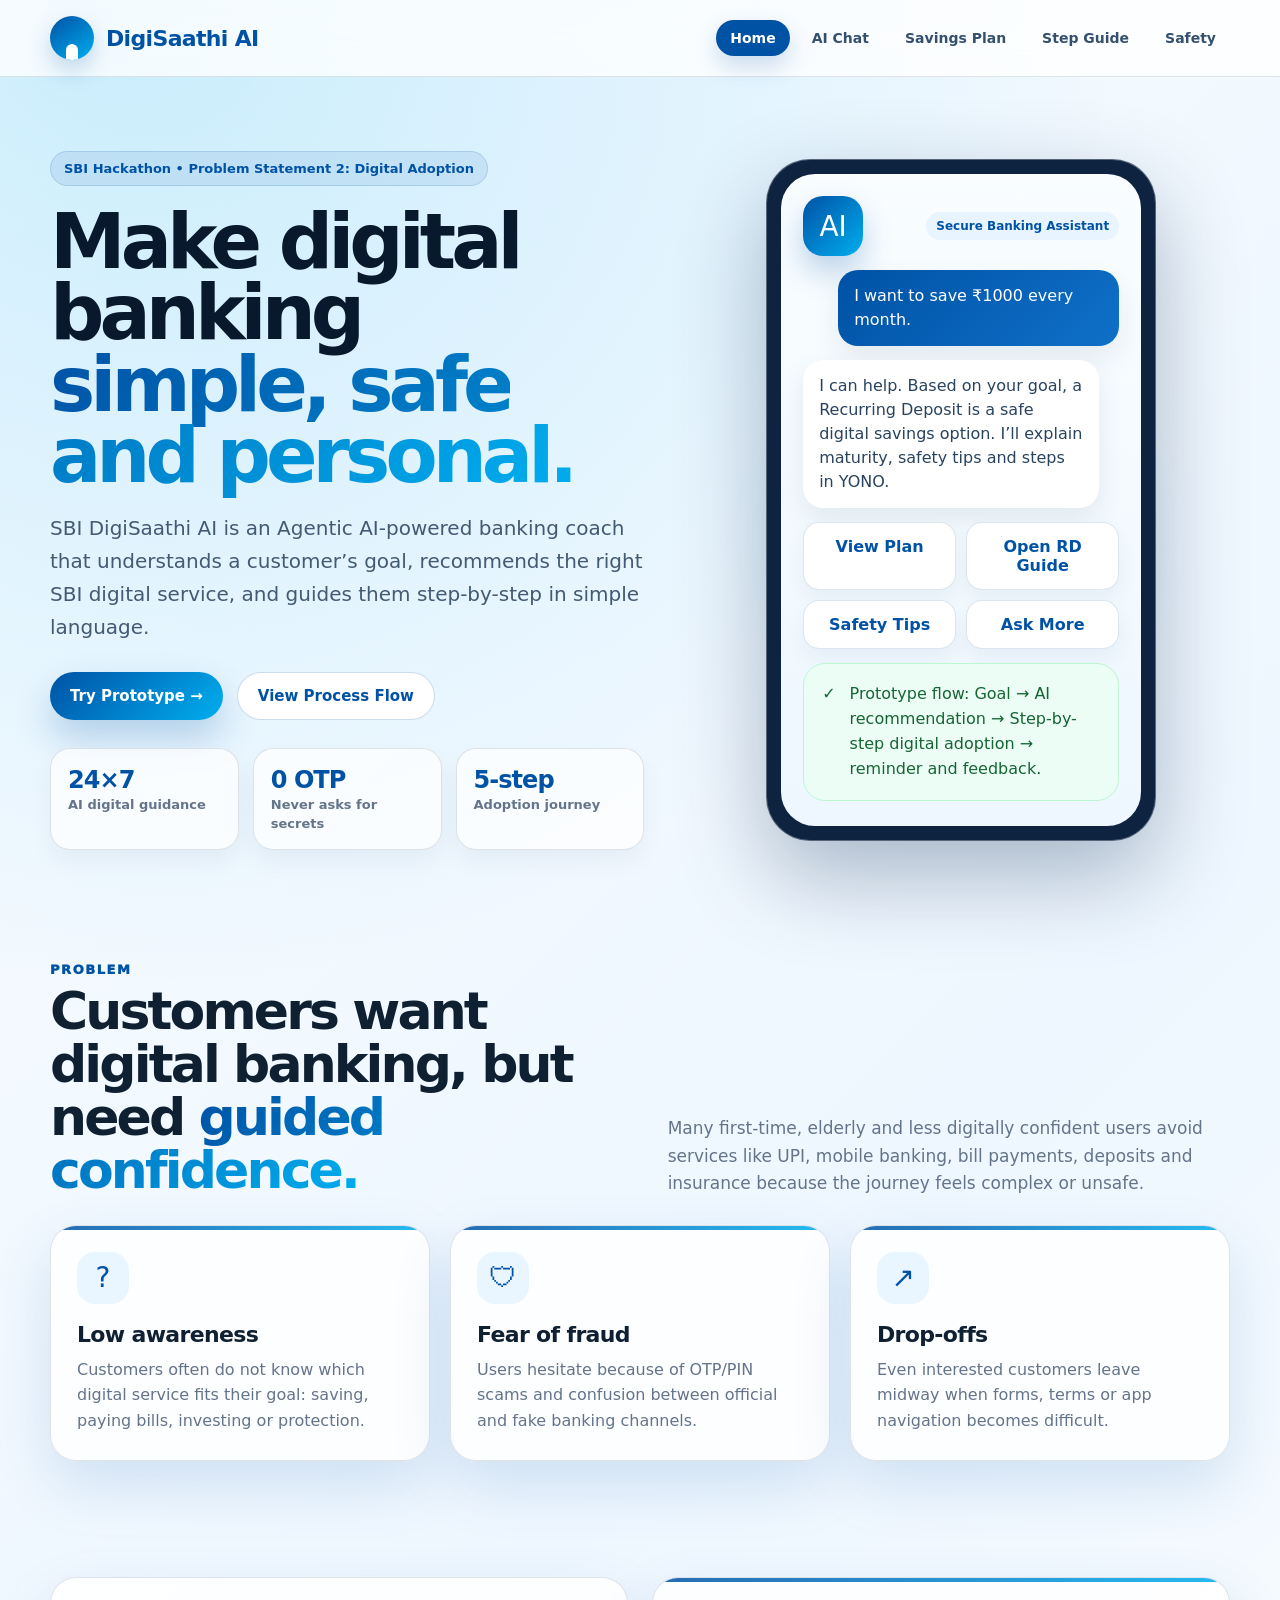
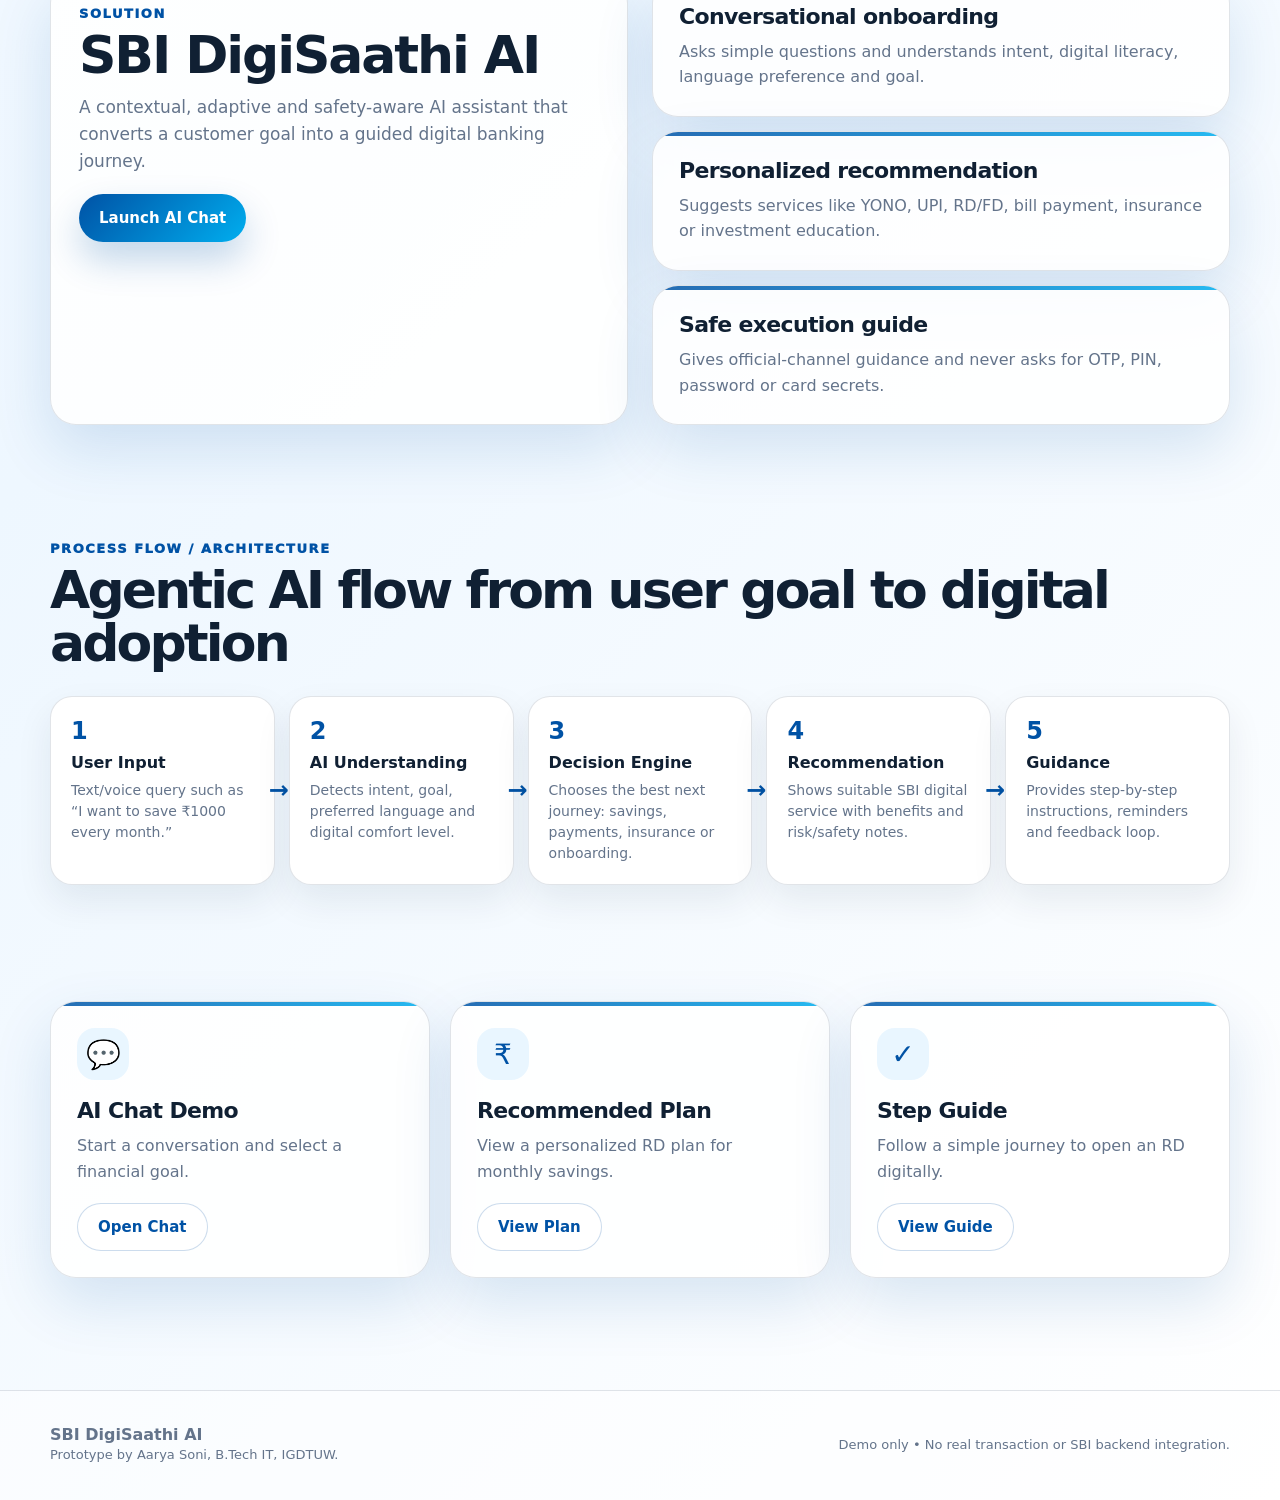
<file: index.html>
<!DOCTYPE html>
<html lang="en">
<head>
  <meta charset="UTF-8" />
  <meta name="viewport" content="width=device-width, initial-scale=1.0" />
  <title>SBI DigiSaathi AI | Digital Banking Adoption Coach</title>
  <link rel="stylesheet" href="assets/styles.css" />
</head>
<body>
  <header class="topbar">
    <div class="container nav">
      <a class="brand" href="index.html"><span class="logo"></span><span>DigiSaathi AI</span></a>
      <nav class="navlinks" aria-label="Main navigation">
        <a class="active" href="index.html">Home</a>
        <a href="chat.html">AI Chat</a>
        <a href="recommendation.html">Savings Plan</a>
        <a href="guide.html">Step Guide</a>
        <a href="safety.html">Safety</a>
      </nav>
      <button class="btn btn-secondary mobile-only" onclick="go('chat.html')">Start</button>
    </div>
  </header>

  <main>
    <section class="container hero">
      <div>
        <span class="badge">SBI Hackathon • Problem Statement 2: Digital Adoption</span>
        <h1>Make digital banking <span>simple, safe and personal.</span></h1>
        <p class="lead">SBI DigiSaathi AI is an Agentic AI-powered banking coach that understands a customer’s goal, recommends the right SBI digital service, and guides them step-by-step in simple language.</p>
        <div class="hero-actions">
          <a class="btn btn-primary" href="chat.html">Try Prototype →</a>
          <a class="btn btn-secondary" href="#process">View Process Flow</a>
        </div>
        <div class="stats">
          <div class="stat"><strong>24×7</strong><span>AI digital guidance</span></div>
          <div class="stat"><strong>0 OTP</strong><span>Never asks for secrets</span></div>
          <div class="stat"><strong>5-step</strong><span>Adoption journey</span></div>
        </div>
      </div>
      <div class="phone-wrap">
        <div class="glow"></div>
        <div class="phone" aria-label="DigiSaathi mobile preview">
          <div class="phone-screen">
            <div class="phone-head">
              <div class="avatar">AI</div>
              <span class="pill">Secure Banking Assistant</span>
            </div>
            <div class="bubble user">I want to save ₹1000 every month.</div>
            <div class="bubble ai">I can help. Based on your goal, a Recurring Deposit is a safe digital savings option. I’ll explain maturity, safety tips and steps in YONO.</div>
            <div class="quick-grid">
              <a class="quick" href="recommendation.html">View Plan</a>
              <a class="quick" href="guide.html">Open RD Guide</a>
              <a class="quick" href="safety.html">Safety Tips</a>
              <a class="quick" href="chat.html">Ask More</a>
            </div>
            <div class="warning success"><b>✓</b><span>Prototype flow: Goal → AI recommendation → Step-by-step digital adoption → reminder and feedback.</span></div>
          </div>
        </div>
      </div>
    </section>

    <section class="section" id="problem">
      <div class="container">
        <div class="section-head">
          <div>
            <p class="eyebrow">Problem</p>
            <h2>Customers want digital banking, but need <span>guided confidence.</span></h2>
          </div>
          <p class="sub">Many first-time, elderly and less digitally confident users avoid services like UPI, mobile banking, bill payments, deposits and insurance because the journey feels complex or unsafe.</p>
        </div>
        <div class="cards">
          <article class="card"><div class="icon">?</div><h3>Low awareness</h3><p>Customers often do not know which digital service fits their goal: saving, paying bills, investing or protection.</p></article>
          <article class="card"><div class="icon">🛡</div><h3>Fear of fraud</h3><p>Users hesitate because of OTP/PIN scams and confusion between official and fake banking channels.</p></article>
          <article class="card"><div class="icon">↗</div><h3>Drop-offs</h3><p>Even interested customers leave midway when forms, terms or app navigation becomes difficult.</p></article>
        </div>
      </div>
    </section>

    <section class="section" id="solution">
      <div class="container grid-2">
        <div class="panel">
          <p class="eyebrow">Solution</p>
          <h2>SBI DigiSaathi AI</h2>
          <p class="sub">A contextual, adaptive and safety-aware AI assistant that converts a customer goal into a guided digital banking journey.</p>
          <br>
          <a class="btn btn-primary" href="chat.html">Launch AI Chat</a>
        </div>
        <div class="cards" style="grid-template-columns:1fr;gap:14px">
          <article class="card"><h3>Conversational onboarding</h3><p>Asks simple questions and understands intent, digital literacy, language preference and goal.</p></article>
          <article class="card"><h3>Personalized recommendation</h3><p>Suggests services like YONO, UPI, RD/FD, bill payment, insurance or investment education.</p></article>
          <article class="card"><h3>Safe execution guide</h3><p>Gives official-channel guidance and never asks for OTP, PIN, password or card secrets.</p></article>
        </div>
      </div>
    </section>

    <section class="section" id="process">
      <div class="container">
        <p class="eyebrow">Process Flow / Architecture</p>
        <h2>Agentic AI flow from user goal to digital adoption</h2>
        <div class="flow" style="margin-top:26px">
          <div class="flow-step"><b>1</b><span>User Input</span><p>Text/voice query such as “I want to save ₹1000 every month.”</p></div>
          <div class="flow-step"><b>2</b><span>AI Understanding</span><p>Detects intent, goal, preferred language and digital comfort level.</p></div>
          <div class="flow-step"><b>3</b><span>Decision Engine</span><p>Chooses the best next journey: savings, payments, insurance or onboarding.</p></div>
          <div class="flow-step"><b>4</b><span>Recommendation</span><p>Shows suitable SBI digital service with benefits and risk/safety notes.</p></div>
          <div class="flow-step"><b>5</b><span>Guidance</span><p>Provides step-by-step instructions, reminders and feedback loop.</p></div>
        </div>
      </div>
    </section>

    <section class="section">
      <div class="container">
        <div class="cards">
          <article class="card"><div class="icon">💬</div><h3>AI Chat Demo</h3><p>Start a conversation and select a financial goal.</p><br><a class="btn btn-secondary" href="chat.html">Open Chat</a></article>
          <article class="card"><div class="icon">₹</div><h3>Recommended Plan</h3><p>View a personalized RD plan for monthly savings.</p><br><a class="btn btn-secondary" href="recommendation.html">View Plan</a></article>
          <article class="card"><div class="icon">✓</div><h3>Step Guide</h3><p>Follow a simple journey to open an RD digitally.</p><br><a class="btn btn-secondary" href="guide.html">View Guide</a></article>
        </div>
      </div>
    </section>
  </main>

  <footer class="footer">
    <div class="container footer-inner">
      <div><b>SBI DigiSaathi AI</b><br><span class="tiny">Prototype by Aarya Soni, B.Tech IT, IGDTUW.</span></div>
      <span class="tiny">Demo only • No real transaction or SBI backend integration.</span>
    </div>
  </footer>
  <script src="assets/app.js"></script>
</body>
</html>
</file>
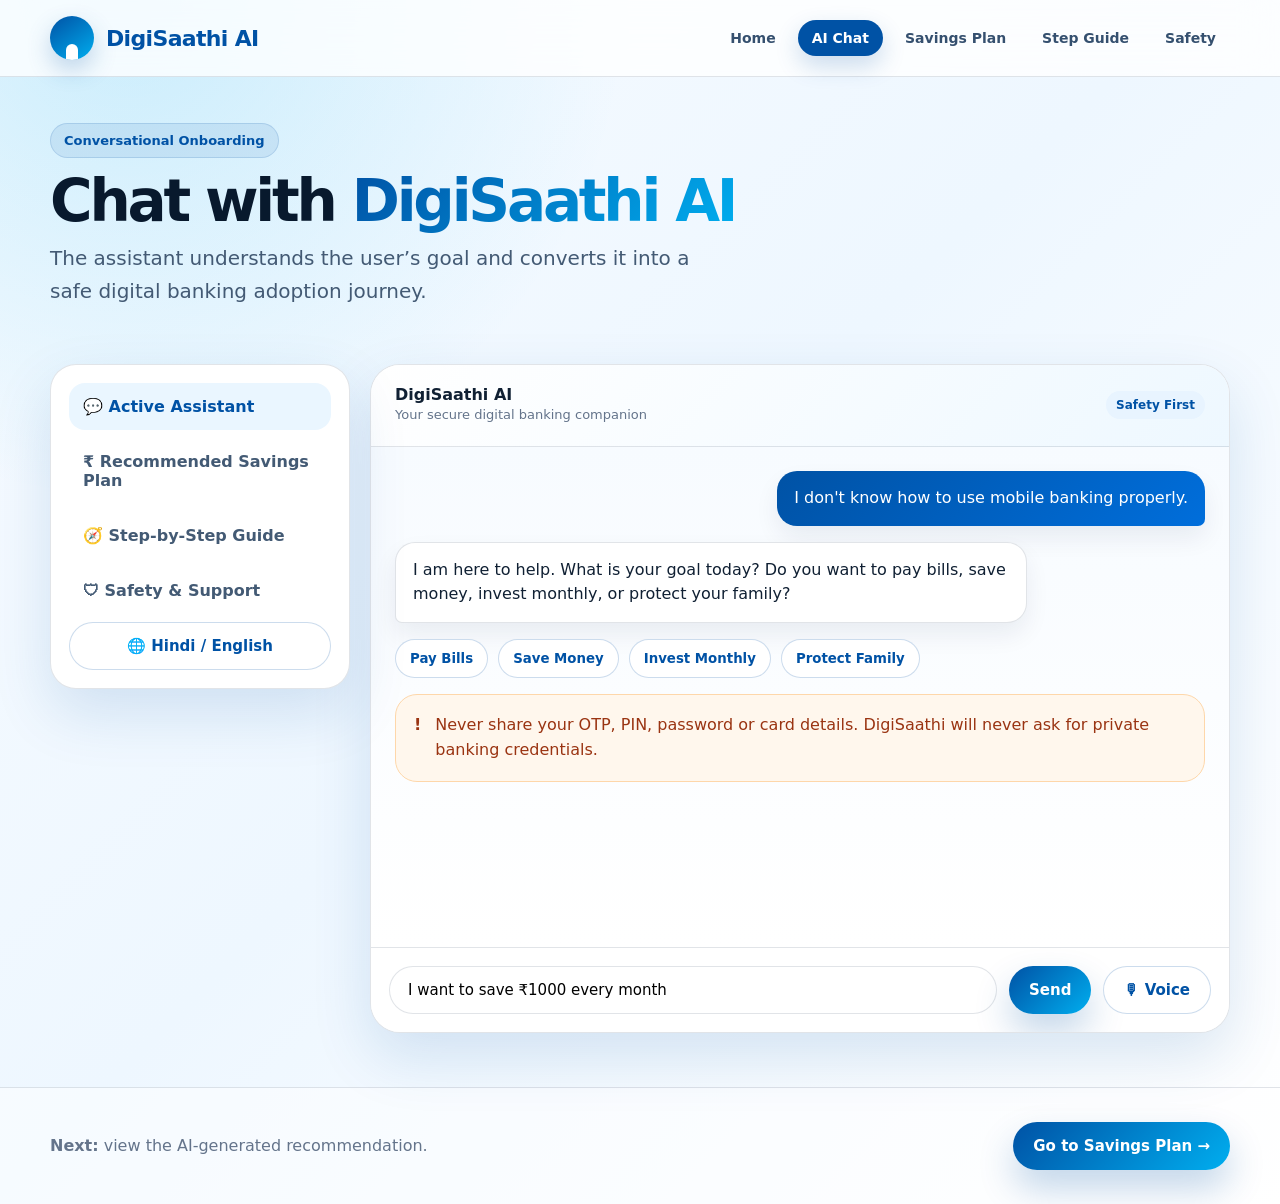
<file: chat.html>
<!DOCTYPE html>
<html lang="en">
<head>
  <meta charset="UTF-8" />
  <meta name="viewport" content="width=device-width, initial-scale=1.0" />
  <title>AI Chat | SBI DigiSaathi AI</title>
  <link rel="stylesheet" href="assets/styles.css" />
</head>
<body>
<header class="topbar"><div class="container nav"><a class="brand" href="index.html"><span class="logo"></span><span>DigiSaathi AI</span></a><nav class="navlinks"><a href="index.html">Home</a><a class="active" href="chat.html">AI Chat</a><a href="recommendation.html">Savings Plan</a><a href="guide.html">Step Guide</a><a href="safety.html">Safety</a></nav><button class="btn btn-secondary mobile-only" onclick="go('recommendation.html')">Plan</button></div></header>
<main>
  <section class="container page-hero">
    <span class="badge">Conversational Onboarding</span>
    <h1 class="page-title">Chat with <span>DigiSaathi AI</span></h1>
    <p class="lead">The assistant understands the user’s goal and converts it into a safe digital banking adoption journey.</p>
  </section>
  <section class="container chat-shell">
    <aside class="sidebar">
      <a class="side-link active" href="chat.html">💬 Active Assistant</a>
      <a class="side-link" href="recommendation.html">₹ Recommended Savings Plan</a>
      <a class="side-link" href="guide.html">🧭 Step-by-Step Guide</a>
      <a class="side-link" href="safety.html">🛡 Safety & Support</a>
      <button class="btn btn-secondary btn-wide" onclick="toggleLanguage()">🌐 Hindi / English</button>
    </aside>
    <section class="chat-card">
      <div class="chat-header">
        <div><b>DigiSaathi AI</b><br><span class="tiny">Your secure digital banking companion</span></div>
        <span class="pill">Safety First</span>
      </div>
      <div class="chat-body" id="chatBody">
        <div class="message user">I don't know how to use mobile banking properly.</div>
        <div class="message ai">I am here to help. What is your goal today? Do you want to pay bills, save money, invest monthly, or protect your family?</div>
        <div class="choice-row">
          <button class="choice" onclick="fillGoal('I want to pay my electricity bill digitally')">Pay Bills</button>
          <button class="choice" onclick="fillGoal('I want to save ₹1000 every month')">Save Money</button>
          <button class="choice" onclick="fillGoal('I want to learn about monthly investment options')">Invest Monthly</button>
          <button class="choice" onclick="fillGoal('I want protection for my family')">Protect Family</button>
        </div>
        <div class="warning"><b>!</b><span>Never share your OTP, PIN, password or card details. DigiSaathi will never ask for private banking credentials.</span></div>
      </div>
      <div class="chat-input">
        <input id="chatInput" value="I want to save ₹1000 every month" aria-label="Ask DigiSaathi AI" />
        <button class="btn btn-primary" onclick="simulateChat()">Send</button>
        <button class="btn btn-secondary" onclick="toggleLanguage()">🎙 Voice</button>
      </div>
    </section>
  </section>
</main>
<footer class="footer"><div class="container footer-inner"><span><b>Next:</b> view the AI-generated recommendation.</span><a class="btn btn-primary" href="recommendation.html">Go to Savings Plan →</a></div></footer>
<script src="assets/app.js"></script>
</body>
</html>
</file>
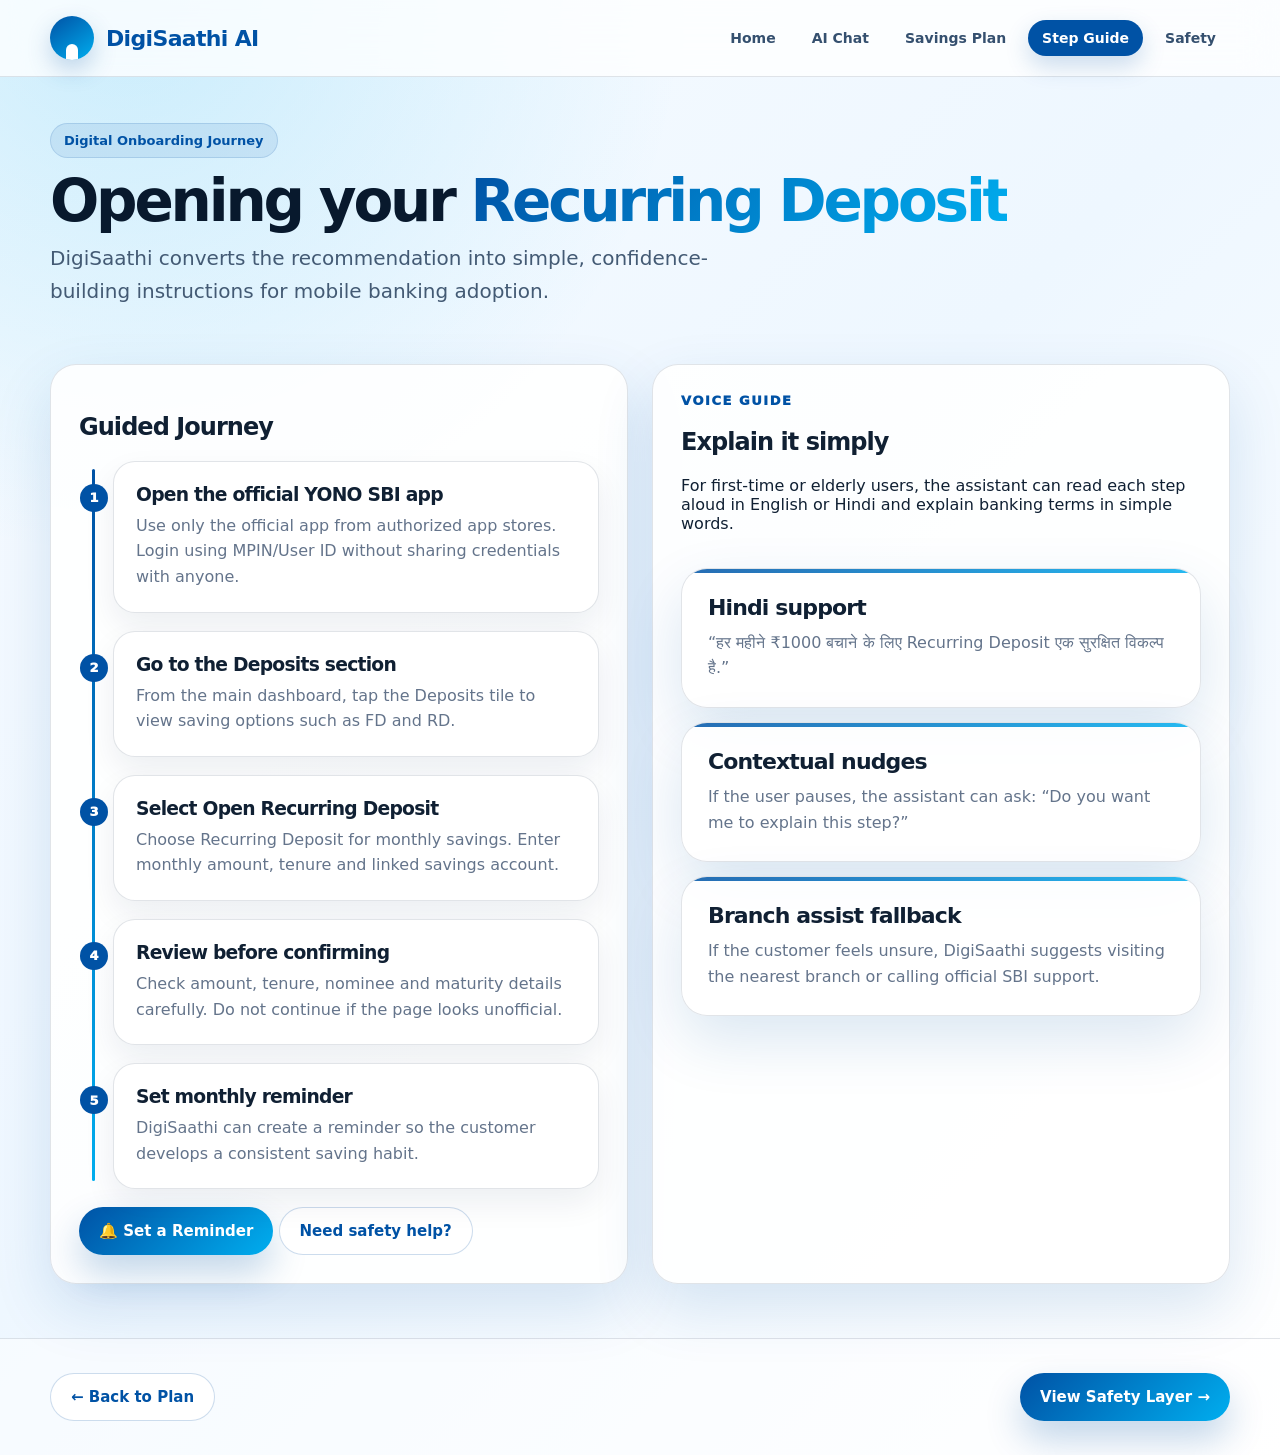
<file: guide.html>
<!DOCTYPE html>
<html lang="en">
<head>
  <meta charset="UTF-8" />
  <meta name="viewport" content="width=device-width, initial-scale=1.0" />
  <title>Step-by-Step Guidance | SBI DigiSaathi AI</title>
  <link rel="stylesheet" href="assets/styles.css" />
</head>
<body>
<header class="topbar"><div class="container nav"><a class="brand" href="index.html"><span class="logo"></span><span>DigiSaathi AI</span></a><nav class="navlinks"><a href="index.html">Home</a><a href="chat.html">AI Chat</a><a href="recommendation.html">Savings Plan</a><a class="active" href="guide.html">Step Guide</a><a href="safety.html">Safety</a></nav><button class="btn btn-secondary mobile-only" onclick="go('safety.html')">Safety</button></div></header>
<main>
  <section class="container page-hero">
    <span class="badge">Digital Onboarding Journey</span>
    <h1 class="page-title">Opening your <span>Recurring Deposit</span></h1>
    <p class="lead">DigiSaathi converts the recommendation into simple, confidence-building instructions for mobile banking adoption.</p>
  </section>
  <section class="container grid-2">
    <div class="panel">
      <h2>Guided Journey</h2>
      <div class="timeline">
        <div class="step" data-step="1"><h3>Open the official YONO SBI app</h3><p>Use only the official app from authorized app stores. Login using MPIN/User ID without sharing credentials with anyone.</p></div>
        <div class="step" data-step="2"><h3>Go to the Deposits section</h3><p>From the main dashboard, tap the Deposits tile to view saving options such as FD and RD.</p></div>
        <div class="step" data-step="3"><h3>Select Open Recurring Deposit</h3><p>Choose Recurring Deposit for monthly savings. Enter monthly amount, tenure and linked savings account.</p></div>
        <div class="step" data-step="4"><h3>Review before confirming</h3><p>Check amount, tenure, nominee and maturity details carefully. Do not continue if the page looks unofficial.</p></div>
        <div class="step" data-step="5"><h3>Set monthly reminder</h3><p>DigiSaathi can create a reminder so the customer develops a consistent saving habit.</p></div>
      </div>
      <button class="btn btn-primary" onclick="addReminder()">🔔 Set a Reminder</button>
      <a class="btn btn-secondary" href="safety.html">Need safety help?</a>
    </div>
    <aside class="panel">
      <p class="eyebrow">Voice Guide</p>
      <h2>Explain it simply</h2>
      <p class="sub">For first-time or elderly users, the assistant can read each step aloud in English or Hindi and explain banking terms in simple words.</p>
      <br>
      <div class="cards" style="grid-template-columns:1fr;gap:14px">
        <article class="card"><h3>Hindi support</h3><p>“हर महीने ₹1000 बचाने के लिए Recurring Deposit एक सुरक्षित विकल्प है.”</p></article>
        <article class="card"><h3>Contextual nudges</h3><p>If the user pauses, the assistant can ask: “Do you want me to explain this step?”</p></article>
        <article class="card"><h3>Branch assist fallback</h3><p>If the customer feels unsure, DigiSaathi suggests visiting the nearest branch or calling official SBI support.</p></article>
      </div>
    </aside>
  </section>
</main>
<footer class="footer"><div class="container footer-inner"><a class="btn btn-secondary" href="recommendation.html">← Back to Plan</a><a class="btn btn-primary" href="safety.html">View Safety Layer →</a></div></footer>
<script src="assets/app.js"></script>
</body>
</html>
</file>
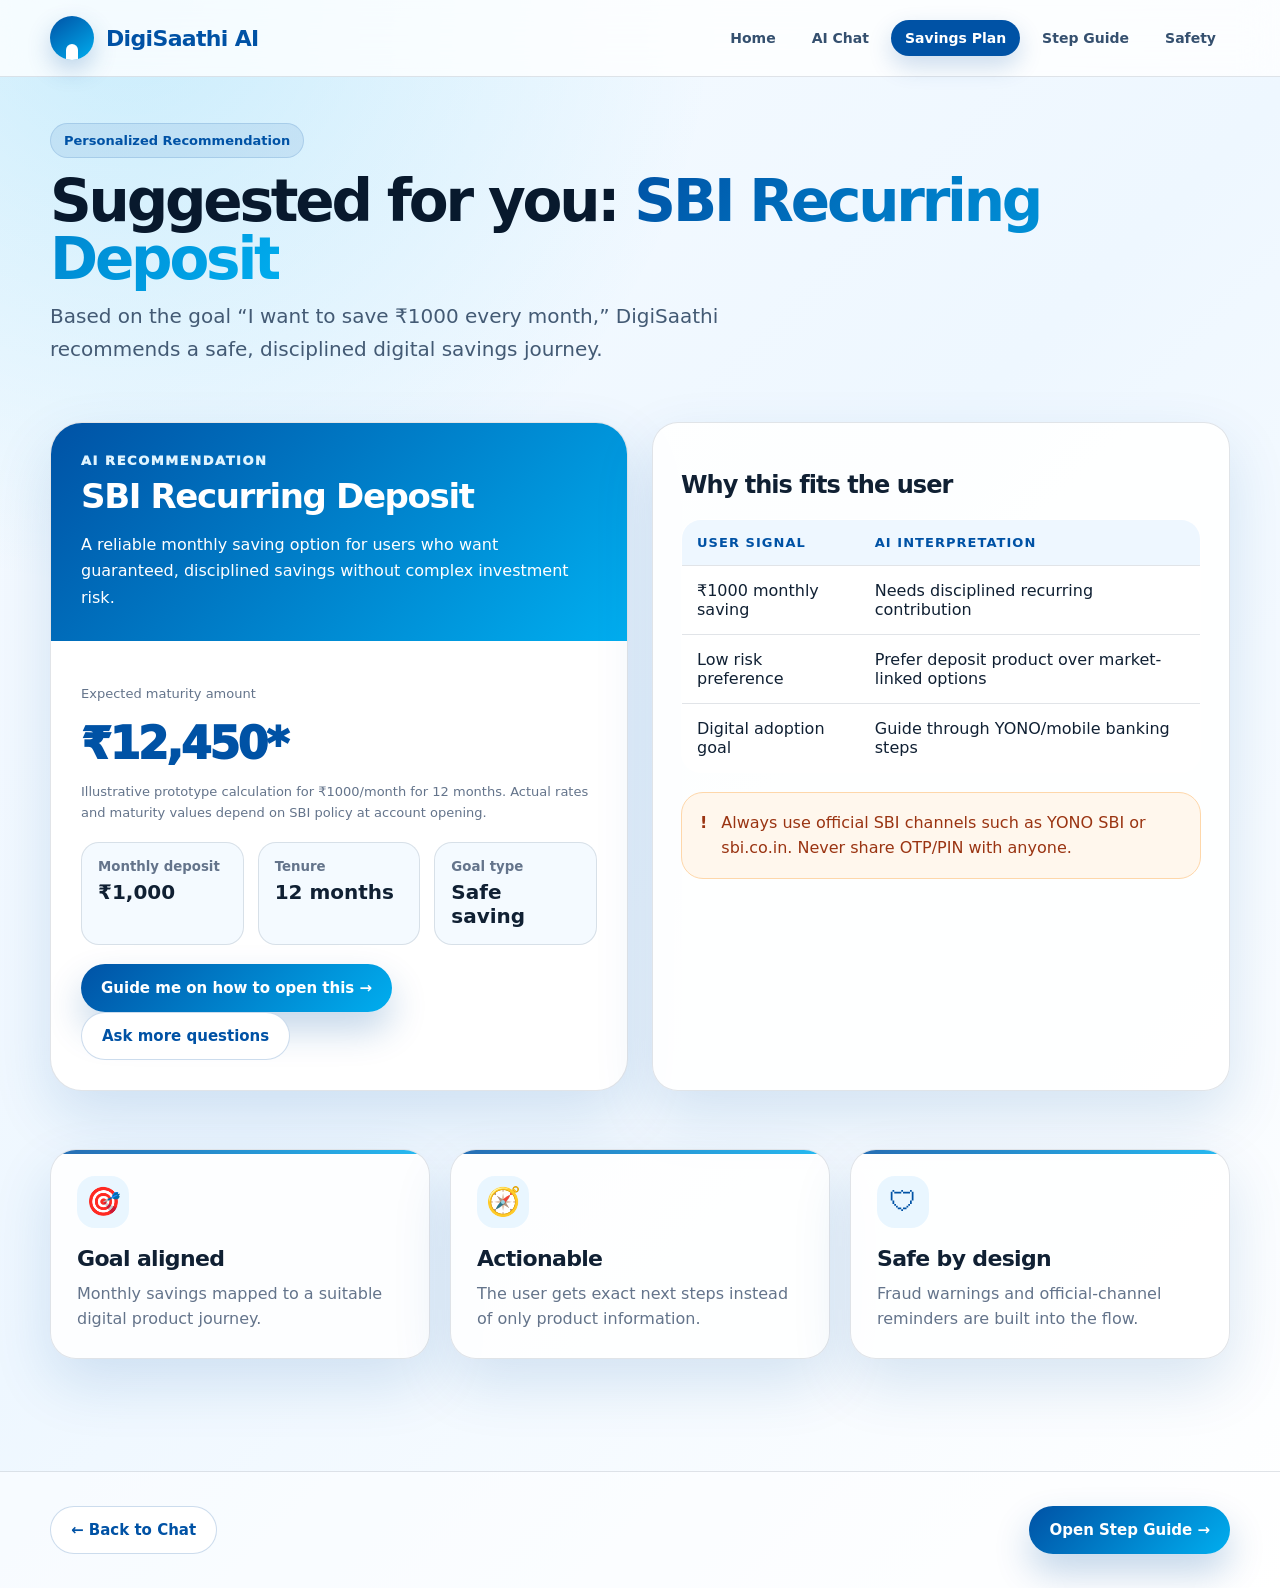
<file: recommendation.html>
<!DOCTYPE html>
<html lang="en">
<head>
  <meta charset="UTF-8" />
  <meta name="viewport" content="width=device-width, initial-scale=1.0" />
  <title>Recommended Savings Plan | SBI DigiSaathi AI</title>
  <link rel="stylesheet" href="assets/styles.css" />
</head>
<body>
<header class="topbar"><div class="container nav"><a class="brand" href="index.html"><span class="logo"></span><span>DigiSaathi AI</span></a><nav class="navlinks"><a href="index.html">Home</a><a href="chat.html">AI Chat</a><a class="active" href="recommendation.html">Savings Plan</a><a href="guide.html">Step Guide</a><a href="safety.html">Safety</a></nav><button class="btn btn-secondary mobile-only" onclick="go('guide.html')">Guide</button></div></header>
<main>
  <section class="container page-hero">
    <span class="badge">Personalized Recommendation</span>
    <h1 class="page-title">Suggested for you: <span>SBI Recurring Deposit</span></h1>
    <p class="lead">Based on the goal “I want to save ₹1000 every month,” DigiSaathi recommends a safe, disciplined digital savings journey.</p>
  </section>
  <section class="container grid-2">
    <article class="recommend-card">
      <div class="recommend-top">
        <p class="eyebrow" style="color:#dff4ff">AI Recommendation</p>
        <h2 style="margin:0;font-size:34px;letter-spacing:-.04em">SBI Recurring Deposit</h2>
        <p style="line-height:1.65;margin-bottom:0">A reliable monthly saving option for users who want guaranteed, disciplined savings without complex investment risk.</p>
      </div>
      <div class="recommend-body">
        <p class="tiny">Expected maturity amount</p>
        <div class="amount">₹12,450*</div>
        <p class="tiny">Illustrative prototype calculation for ₹1000/month for 12 months. Actual rates and maturity values depend on SBI policy at account opening.</p>
        <div class="calculator" style="margin-top:18px">
          <div class="calc-box"><small>Monthly deposit</small><strong>₹1,000</strong></div>
          <div class="calc-box"><small>Tenure</small><strong>12 months</strong></div>
          <div class="calc-box"><small>Goal type</small><strong>Safe saving</strong></div>
        </div>
        <br>
        <a class="btn btn-primary" href="guide.html">Guide me on how to open this →</a>
        <a class="btn btn-secondary" href="chat.html">Ask more questions</a>
      </div>
    </article>
    <aside class="panel">
      <h2>Why this fits the user</h2>
      <table class="table">
        <tr><th>User Signal</th><th>AI Interpretation</th></tr>
        <tr><td>₹1000 monthly saving</td><td>Needs disciplined recurring contribution</td></tr>
        <tr><td>Low risk preference</td><td>Prefer deposit product over market-linked options</td></tr>
        <tr><td>Digital adoption goal</td><td>Guide through YONO/mobile banking steps</td></tr>
      </table>
      <br>
      <div class="warning"><b>!</b><span>Always use official SBI channels such as YONO SBI or sbi.co.in. Never share OTP/PIN with anyone.</span></div>
    </aside>
  </section>
  <section class="section"><div class="container cards"><article class="card"><div class="icon">🎯</div><h3>Goal aligned</h3><p>Monthly savings mapped to a suitable digital product journey.</p></article><article class="card"><div class="icon">🧭</div><h3>Actionable</h3><p>The user gets exact next steps instead of only product information.</p></article><article class="card"><div class="icon">🛡</div><h3>Safe by design</h3><p>Fraud warnings and official-channel reminders are built into the flow.</p></article></div></section>
</main>
<footer class="footer"><div class="container footer-inner"><a class="btn btn-secondary" href="chat.html">← Back to Chat</a><a class="btn btn-primary" href="guide.html">Open Step Guide →</a></div></footer>
<script src="assets/app.js"></script>
</body>
</html>
</file>
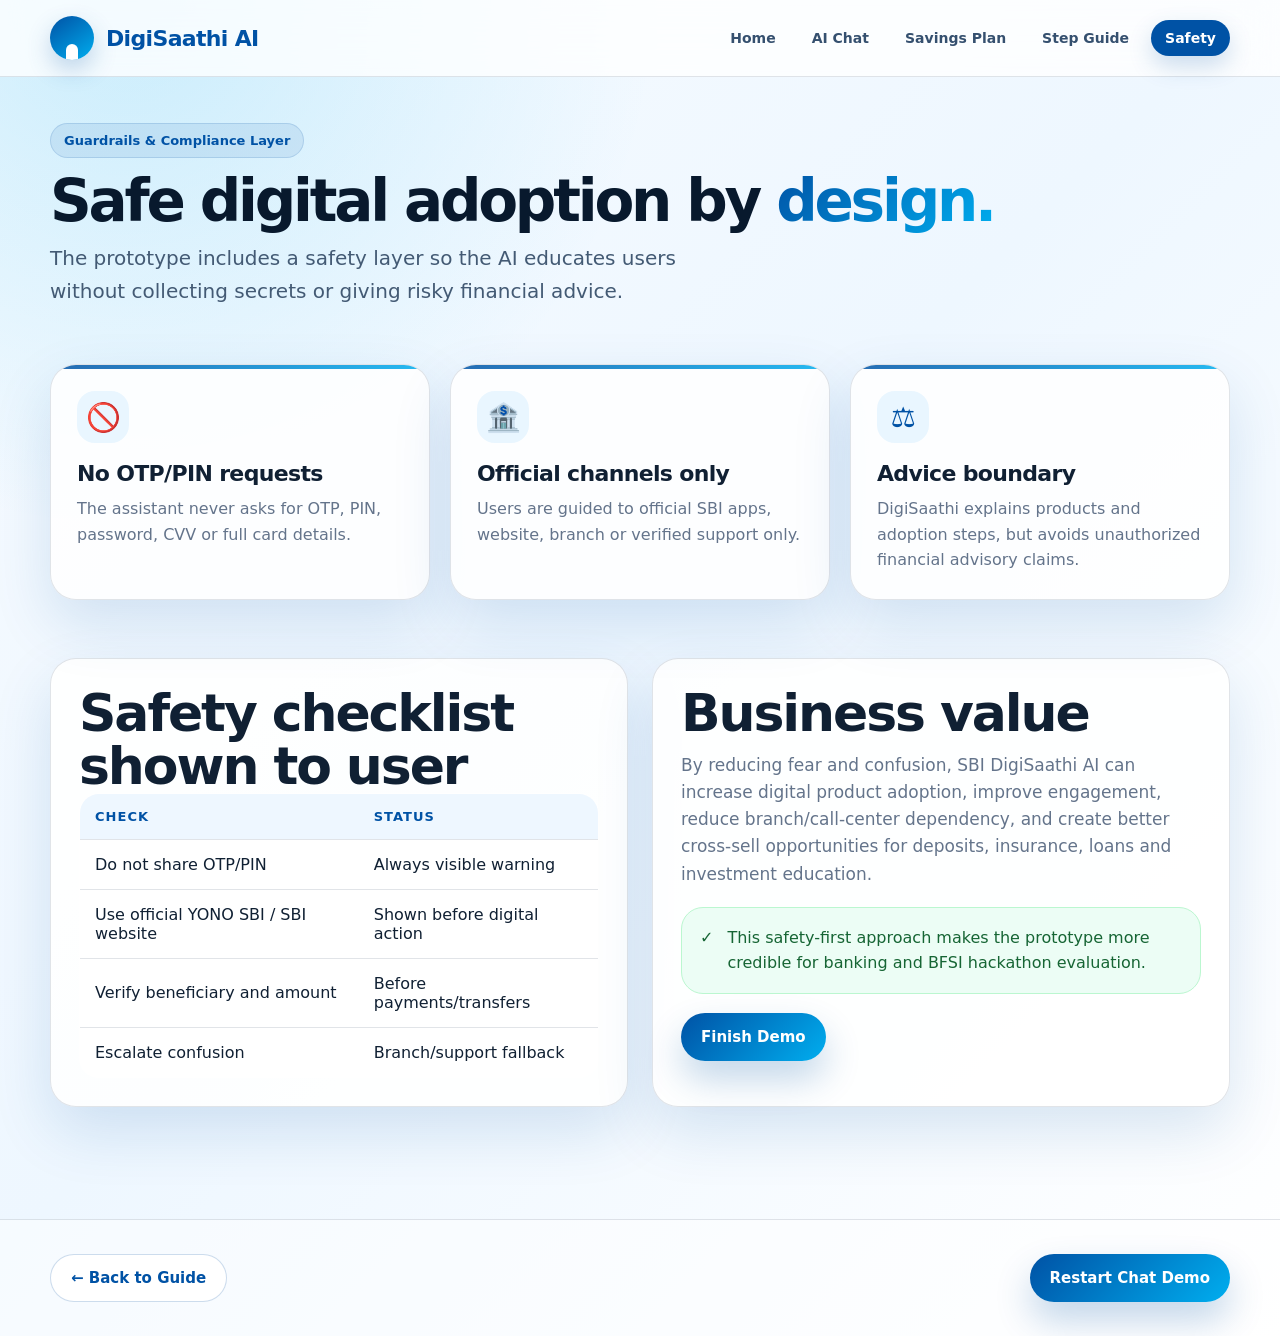
<file: safety.html>
<!DOCTYPE html>
<html lang="en">
<head>
  <meta charset="UTF-8" />
  <meta name="viewport" content="width=device-width, initial-scale=1.0" />
  <title>Safety & Support | SBI DigiSaathi AI</title>
  <link rel="stylesheet" href="assets/styles.css" />
</head>
<body>
<header class="topbar"><div class="container nav"><a class="brand" href="index.html"><span class="logo"></span><span>DigiSaathi AI</span></a><nav class="navlinks"><a href="index.html">Home</a><a href="chat.html">AI Chat</a><a href="recommendation.html">Savings Plan</a><a href="guide.html">Step Guide</a><a class="active" href="safety.html">Safety</a></nav><button class="btn btn-secondary mobile-only" onclick="go('index.html')">Home</button></div></header>
<main>
  <section class="container page-hero">
    <span class="badge">Guardrails & Compliance Layer</span>
    <h1 class="page-title">Safe digital adoption by <span>design.</span></h1>
    <p class="lead">The prototype includes a safety layer so the AI educates users without collecting secrets or giving risky financial advice.</p>
  </section>
  <section class="container cards">
    <article class="card"><div class="icon">🚫</div><h3>No OTP/PIN requests</h3><p>The assistant never asks for OTP, PIN, password, CVV or full card details.</p></article>
    <article class="card"><div class="icon">🏦</div><h3>Official channels only</h3><p>Users are guided to official SBI apps, website, branch or verified support only.</p></article>
    <article class="card"><div class="icon">⚖</div><h3>Advice boundary</h3><p>DigiSaathi explains products and adoption steps, but avoids unauthorized financial advisory claims.</p></article>
  </section>
  <section class="section">
    <div class="container grid-2">
      <div class="panel">
        <h2>Safety checklist shown to user</h2>
        <table class="table">
          <tr><th>Check</th><th>Status</th></tr>
          <tr><td>Do not share OTP/PIN</td><td>Always visible warning</td></tr>
          <tr><td>Use official YONO SBI / SBI website</td><td>Shown before digital action</td></tr>
          <tr><td>Verify beneficiary and amount</td><td>Before payments/transfers</td></tr>
          <tr><td>Escalate confusion</td><td>Branch/support fallback</td></tr>
        </table>
      </div>
      <div class="panel">
        <h2>Business value</h2>
        <p class="sub">By reducing fear and confusion, SBI DigiSaathi AI can increase digital product adoption, improve engagement, reduce branch/call-center dependency, and create better cross-sell opportunities for deposits, insurance, loans and investment education.</p>
        <br>
        <div class="warning success"><b>✓</b><span>This safety-first approach makes the prototype more credible for banking and BFSI hackathon evaluation.</span></div>
        <br>
        <a class="btn btn-primary" href="index.html">Finish Demo</a>
      </div>
    </div>
  </section>
</main>
<footer class="footer"><div class="container footer-inner"><a class="btn btn-secondary" href="guide.html">← Back to Guide</a><a class="btn btn-primary" href="chat.html">Restart Chat Demo</a></div></footer>
<script src="assets/app.js"></script>
</body>
</html>
</file>
<file: assets/styles.css>
:root{
  --sbi-blue:#0052a5;
  --sbi-blue-2:#006edb;
  --sbi-cyan:#00aeef;
  --ink:#102033;
  --muted:#64748b;
  --soft:#eef7ff;
  --soft-2:#f8fbff;
  --white:#ffffff;
  --green:#16a34a;
  --amber:#f59e0b;
  --red:#ef4444;
  --line:rgba(15,35,70,.12);
  --shadow:0 24px 60px rgba(0,82,165,.14);
  --radius:26px;
}
*{box-sizing:border-box}
html{scroll-behavior:smooth}
body{
  margin:0;
  font-family:Inter,ui-sans-serif,system-ui,-apple-system,BlinkMacSystemFont,"Segoe UI",sans-serif;
  color:var(--ink);
  background:radial-gradient(circle at 10% 0%,rgba(0,174,239,.18),transparent 30%),linear-gradient(135deg,#f7fbff 0%,#eef7ff 48%,#ffffff 100%);
  min-height:100vh;
}
a{text-decoration:none;color:inherit}
button,input,select{font-family:inherit}
.container{width:min(1180px,calc(100% - 40px));margin:0 auto}
.topbar{
  position:sticky;top:0;z-index:50;
  backdrop-filter:blur(18px);
  background:rgba(255,255,255,.78);
  border-bottom:1px solid var(--line);
}
.nav{height:76px;display:flex;align-items:center;justify-content:space-between;gap:24px}
.brand{display:flex;align-items:center;gap:12px;font-weight:900;letter-spacing:-.03em;color:var(--sbi-blue);font-size:22px}
.logo{width:44px;height:44px;border-radius:50%;display:grid;place-items:center;background:linear-gradient(145deg,var(--sbi-blue),var(--sbi-cyan));box-shadow:0 10px 24px rgba(0,82,165,.24);position:relative;overflow:hidden;color:#fff;font-weight:900}
.logo:after{content:"";width:12px;height:17px;background:#fff;border-radius:10px 10px 0 0;position:absolute;bottom:-1px;left:50%;transform:translateX(-50%)}
.navlinks{display:flex;align-items:center;gap:8px;flex-wrap:wrap;justify-content:flex-end}
.navlinks a{padding:10px 14px;border-radius:999px;color:#35506f;font-weight:700;font-size:14px;transition:.2s ease}
.navlinks a:hover,.navlinks a.active{background:var(--sbi-blue);color:#fff;box-shadow:0 10px 24px rgba(0,82,165,.2)}
.btn{display:inline-flex;align-items:center;justify-content:center;gap:9px;border:0;border-radius:999px;padding:14px 20px;font-weight:850;cursor:pointer;transition:.2s ease;font-size:15px;min-height:48px}
.btn-primary{background:linear-gradient(135deg,var(--sbi-blue),var(--sbi-cyan));color:#fff;box-shadow:0 18px 36px rgba(0,82,165,.24)}
.btn-primary:hover{transform:translateY(-2px);box-shadow:0 22px 44px rgba(0,82,165,.3)}
.btn-secondary{background:#fff;color:var(--sbi-blue);border:1px solid rgba(0,82,165,.2)}
.btn-secondary:hover{background:#edf7ff;transform:translateY(-2px)}
.btn-ghost{background:rgba(255,255,255,.72);color:var(--sbi-blue);border:1px solid var(--line)}
.btn-wide{width:100%}
.hero{padding:74px 0 54px;display:grid;grid-template-columns:1.05fr .95fr;gap:48px;align-items:center}
.badge{display:inline-flex;gap:8px;align-items:center;padding:9px 13px;border-radius:999px;background:rgba(0,82,165,.09);color:var(--sbi-blue);font-weight:850;font-size:13px;border:1px solid rgba(0,82,165,.14)}
h1{font-size:clamp(42px,7vw,76px);line-height:.94;margin:20px 0 20px;letter-spacing:-.065em;color:#08192d}
h1 span,h2 span{background:linear-gradient(135deg,var(--sbi-blue),var(--sbi-cyan));-webkit-background-clip:text;background-clip:text;color:transparent}
.lead{font-size:20px;line-height:1.65;color:#435a74;margin:0 0 28px;max-width:680px}
.hero-actions{display:flex;gap:14px;flex-wrap:wrap;margin:28px 0}
.stats{display:grid;grid-template-columns:repeat(3,1fr);gap:14px;margin-top:28px;max-width:680px}
.stat{padding:17px;border:1px solid var(--line);border-radius:20px;background:rgba(255,255,255,.72);box-shadow:0 12px 24px rgba(15,35,70,.05)}
.stat strong{display:block;font-size:24px;color:var(--sbi-blue);letter-spacing:-.04em}.stat span{font-size:13px;color:var(--muted);font-weight:700}
.phone-wrap{position:relative;display:flex;justify-content:center}
.glow{position:absolute;inset:10% 0 0 0;margin:auto;width:78%;height:76%;border-radius:50%;background:radial-gradient(circle,rgba(0,174,239,.35),transparent 62%);filter:blur(18px)}
.phone{position:relative;width:min(390px,92vw);min-height:680px;border-radius:44px;background:#0d2340;padding:14px;box-shadow:0 35px 90px rgba(2,32,71,.3);border:1px solid rgba(255,255,255,.3)}
.phone-screen{min-height:652px;border-radius:34px;background:linear-gradient(180deg,#f9fdff,#eef7ff);overflow:hidden;padding:22px;display:flex;flex-direction:column;gap:14px}
.phone-head{display:flex;align-items:center;justify-content:space-between}.pill{padding:7px 10px;border-radius:999px;background:#e8f4ff;color:var(--sbi-blue);font-size:12px;font-weight:900}.avatar{width:60px;height:60px;border-radius:20px;background:linear-gradient(135deg,var(--sbi-blue),var(--sbi-cyan));display:grid;place-items:center;color:#fff;font-size:28px;box-shadow:0 15px 30px rgba(0,82,165,.25)}
.bubble{padding:14px 16px;border-radius:20px;background:#fff;box-shadow:0 12px 28px rgba(15,35,70,.08);line-height:1.5;color:#29435f}.bubble.user{background:linear-gradient(135deg,var(--sbi-blue),#0f70c8);color:#fff;margin-left:35px}.bubble.ai{margin-right:20px}.quick-grid{display:grid;grid-template-columns:1fr 1fr;gap:10px}.quick{padding:14px;border:1px solid rgba(0,82,165,.14);border-radius:16px;background:#fff;font-weight:850;color:var(--sbi-blue);text-align:center;box-shadow:0 10px 20px rgba(15,35,70,.05)}
.section{padding:58px 0}.section-head{display:flex;align-items:end;justify-content:space-between;gap:20px;margin-bottom:28px}.eyebrow{margin:0 0 8px;color:var(--sbi-blue);font-size:13px;font-weight:950;text-transform:uppercase;letter-spacing:.12em}.section h2{font-size:clamp(30px,4.8vw,52px);line-height:1.02;margin:0;letter-spacing:-.055em}.section .sub{color:var(--muted);font-size:17px;line-height:1.6;max-width:620px;margin:12px 0 0}.cards{display:grid;grid-template-columns:repeat(3,1fr);gap:20px}.card{background:rgba(255,255,255,.86);border:1px solid var(--line);border-radius:var(--radius);padding:26px;box-shadow:var(--shadow);position:relative;overflow:hidden}.card:before{content:"";position:absolute;top:0;left:0;right:0;height:4px;background:linear-gradient(90deg,var(--sbi-blue),var(--sbi-cyan));opacity:.85}.icon{width:52px;height:52px;border-radius:18px;display:grid;place-items:center;background:#e9f6ff;color:var(--sbi-blue);font-size:28px;margin-bottom:18px}.card h3{margin:0 0 10px;font-size:22px;letter-spacing:-.03em}.card p{margin:0;color:var(--muted);line-height:1.6}.flow{display:grid;grid-template-columns:repeat(5,1fr);gap:14px}.flow-step{background:#fff;border:1px solid var(--line);border-radius:22px;padding:20px;box-shadow:0 16px 36px rgba(15,35,70,.08);position:relative}.flow-step:not(:last-child):after{content:"→";position:absolute;right:-15px;top:42%;font-size:24px;color:var(--sbi-blue);font-weight:900}.flow-step b{display:block;color:var(--sbi-blue);font-size:24px;margin-bottom:8px}.flow-step span{font-weight:850}.flow-step p{color:var(--muted);line-height:1.5;font-size:14px;margin:8px 0 0}.page-hero{padding:46px 0 28px}.page-title{font-size:clamp(34px,5.5vw,58px);line-height:1;margin:14px 0 12px;letter-spacing:-.055em}.grid-2{display:grid;grid-template-columns:1fr 1fr;gap:24px}.panel{background:rgba(255,255,255,.88);border:1px solid var(--line);border-radius:var(--radius);padding:28px;box-shadow:var(--shadow)}.panel h2,.panel h3{letter-spacing:-.04em}.chat-shell{display:grid;grid-template-columns:300px 1fr;gap:20px;align-items:start}.sidebar{background:#fff;border:1px solid var(--line);border-radius:26px;padding:18px;box-shadow:var(--shadow);position:sticky;top:96px}.side-link{display:flex;align-items:center;gap:12px;padding:14px;border-radius:16px;color:#435a74;font-weight:800;margin-bottom:8px}.side-link.active,.side-link:hover{background:#eaf6ff;color:var(--sbi-blue)}.chat-card{background:#fff;border:1px solid var(--line);border-radius:30px;box-shadow:var(--shadow);overflow:hidden}.chat-header{padding:20px 24px;border-bottom:1px solid var(--line);display:flex;align-items:center;justify-content:space-between;gap:12px;background:linear-gradient(135deg,#ffffff,#eef8ff)}.chat-body{padding:24px;min-height:500px;background:linear-gradient(180deg,#f7fbff,#fff);display:flex;flex-direction:column;gap:16px}.message{max-width:78%;padding:15px 17px;border-radius:20px;line-height:1.55;box-shadow:0 12px 24px rgba(15,35,70,.07)}.message.user{align-self:flex-end;background:linear-gradient(135deg,var(--sbi-blue),var(--sbi-blue-2));color:#fff;border-bottom-right-radius:7px}.message.ai{align-self:flex-start;background:#fff;border:1px solid var(--line);border-bottom-left-radius:7px}.chat-input{padding:18px;border-top:1px solid var(--line);display:flex;gap:12px;background:#fff}.chat-input input{flex:1;border:1px solid var(--line);border-radius:999px;padding:0 18px;font-size:15px;outline:none}.chat-input input:focus{border-color:var(--sbi-blue);box-shadow:0 0 0 4px rgba(0,82,165,.08)}.choice-row{display:flex;flex-wrap:wrap;gap:10px}.choice{padding:11px 14px;border:1px solid rgba(0,82,165,.2);background:#fff;color:var(--sbi-blue);border-radius:999px;font-weight:850;cursor:pointer}.choice:hover{background:#eaf6ff}.recommend-card{background:#fff;border:1px solid var(--line);border-radius:32px;box-shadow:var(--shadow);overflow:hidden}.recommend-top{padding:30px;background:linear-gradient(135deg,var(--sbi-blue),#00aeef);color:#fff}.recommend-body{padding:30px}.amount{font-size:44px;font-weight:950;letter-spacing:-.05em;color:var(--sbi-blue);margin:8px 0}.calculator{display:grid;grid-template-columns:repeat(3,1fr);gap:14px}.calc-box{padding:16px;border-radius:18px;background:#f4faff;border:1px solid var(--line)}.calc-box small{display:block;color:var(--muted);font-weight:800;margin-bottom:6px}.calc-box strong{font-size:20px}.warning{display:flex;gap:14px;background:#fff7ed;border:1px solid #fed7aa;color:#9a3412;border-radius:22px;padding:18px;line-height:1.55}.success{background:#ecfdf5;border:1px solid #bbf7d0;color:#166534}.timeline{position:relative;padding-left:34px}.timeline:before{content:"";position:absolute;left:13px;top:8px;bottom:8px;width:3px;border-radius:10px;background:linear-gradient(var(--sbi-blue),var(--sbi-cyan))}.step{position:relative;background:#fff;border:1px solid var(--line);border-radius:22px;padding:22px;margin-bottom:18px;box-shadow:0 14px 32px rgba(15,35,70,.07)}.step:before{content:attr(data-step);position:absolute;left:-34px;top:22px;width:28px;height:28px;border-radius:50%;background:var(--sbi-blue);color:#fff;display:grid;place-items:center;font-size:13px;font-weight:950}.step h3{margin:0 0 8px}.step p{color:var(--muted);line-height:1.6;margin:0}.footer{margin-top:54px;padding:34px 0;border-top:1px solid var(--line);background:rgba(255,255,255,.5);color:var(--muted)}.footer-inner{display:flex;justify-content:space-between;gap:20px;align-items:center;flex-wrap:wrap}.tiny{font-size:13px;color:var(--muted);line-height:1.6}.toast{position:fixed;right:22px;bottom:22px;background:#102033;color:#fff;border-radius:18px;padding:14px 16px;box-shadow:0 20px 50px rgba(0,0,0,.25);opacity:0;transform:translateY(16px);pointer-events:none;transition:.25s ease;z-index:99}.toast.show{opacity:1;transform:translateY(0)}
.table{width:100%;border-collapse:collapse;background:#fff;border-radius:20px;overflow:hidden;border:1px solid var(--line)}.table th,.table td{padding:15px;border-bottom:1px solid var(--line);text-align:left}.table th{background:#eef7ff;color:var(--sbi-blue);font-size:13px;text-transform:uppercase;letter-spacing:.08em}.table tr:last-child td{border-bottom:0}.mobile-only{display:none}
@media(max-width:940px){.hero,.grid-2,.chat-shell{grid-template-columns:1fr}.phone{min-height:auto}.phone-screen{min-height:560px}.cards{grid-template-columns:1fr 1fr}.flow{grid-template-columns:1fr}.flow-step:not(:last-child):after{content:"↓";right:50%;top:auto;bottom:-25px}.sidebar{position:relative;top:0}.nav{height:auto;padding:14px 0;align-items:flex-start}.navlinks{display:none}.mobile-only{display:inline-flex}.stats,.calculator{grid-template-columns:1fr}.section-head{display:block}}
@media(max-width:620px){.container{width:min(100% - 24px,1180px)}.hero{padding-top:40px}.cards{grid-template-columns:1fr}.message{max-width:92%}.chat-input{flex-direction:column}.chat-input input{min-height:48px}.footer-inner{display:block}.brand{font-size:18px}.logo{width:38px;height:38px}.panel,.card{padding:20px}.page-title,h1{letter-spacing:-.045em}.stats{grid-template-columns:1fr 1fr}.btn{width:100%}.hero-actions .btn{width:auto}.amount{font-size:36px}}
</file>
